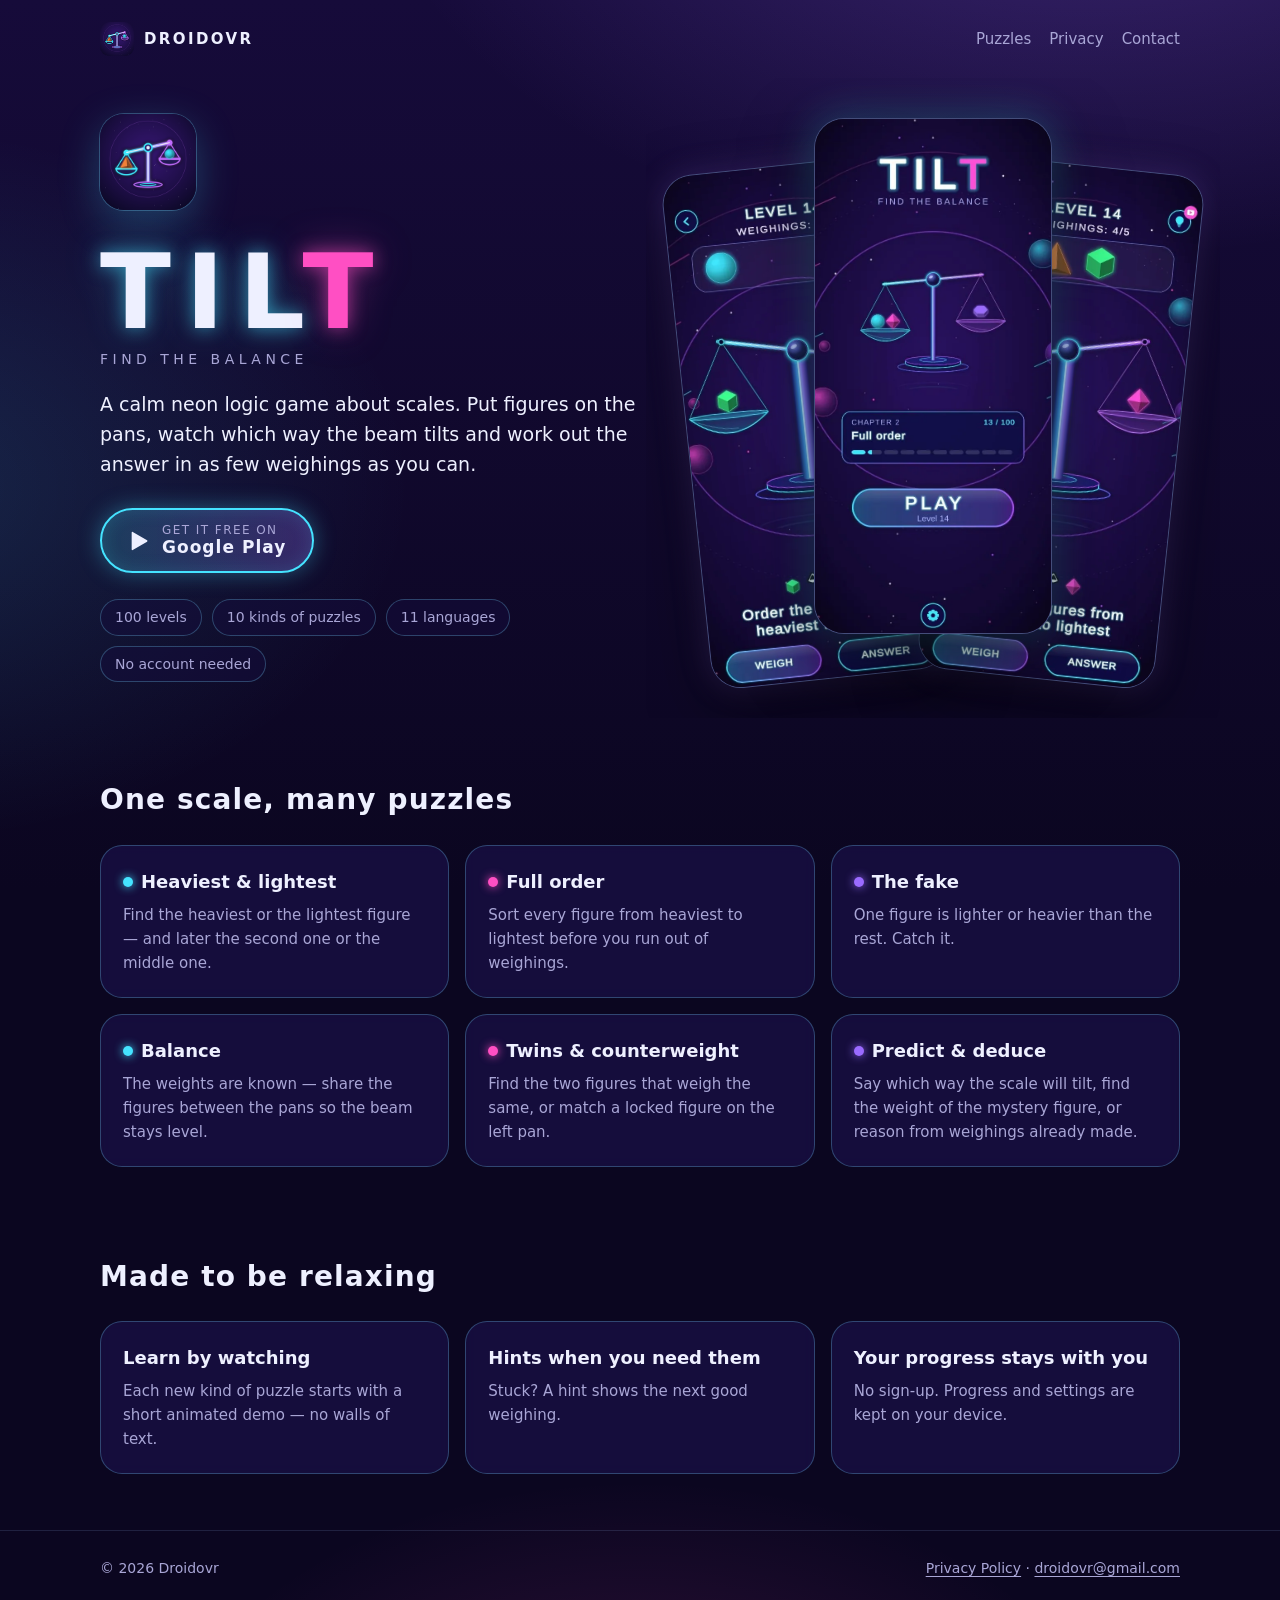
<file: index.html>
<!doctype html>
<html lang="en">
<head>
<meta charset="utf-8">
<meta name="viewport" content="width=device-width, initial-scale=1">
<title>Tilt: Balance Puzzle — Droidovr</title>
<meta name="description" content="Tilt: Balance Puzzle — a neon logic game about scales. Weigh, compare and deduce: 100 levels, 10 kinds of puzzles. Free on Google Play.">
<meta name="theme-color" content="#0b0620">
<meta property="og:title" content="Tilt: Balance Puzzle">
<meta property="og:description" content="A neon logic game about scales. 100 levels, 10 kinds of puzzles.">
<meta property="og:image" content="https://droidovr.github.io/assets/tilt-icon.png">
<link rel="icon" type="image/png" href="assets/favicon.png">
<link rel="apple-touch-icon" href="assets/apple-touch-icon.png">
<link rel="stylesheet" href="style.css">
</head>
<body>
<header class="site-header">
  <div class="wrap">
    <a class="brand" href="./"><img src="assets/favicon.png" alt="" width="34" height="34">Droidovr</a>
    <nav class="nav">
      <a href="#puzzles">Puzzles</a>
      <a href="tilt-privacy.html">Privacy</a>
      <a href="mailto:droidovr@gmail.com">Contact</a>
    </nav>
  </div>
</header>

<main class="wrap">
  <div class="hero">
    <div>
      <img class="hero-icon" src="assets/tilt-icon.png" alt="Tilt app icon" width="96" height="96">
      <h1 class="title">TIL<span>T</span></h1>
      <p class="tagline">Find the balance</p>
      <p class="lead">A calm neon logic game about scales. Put figures on the pans, watch which way the beam tilts and work out the answer in as few weighings as you can.</p>
      <a class="cta" href="https://play.google.com/store/apps/details?id=com.droidovr.tilt">
        <svg viewBox="0 0 24 24" aria-hidden="true"><path fill="currentColor" d="M4 2.8v18.4c0 .6.7 1 1.2.7l15.6-9.2c.5-.3.5-1.1 0-1.4L5.2 2.1C4.7 1.8 4 2.2 4 2.8z"/></svg>
        <span><small>Get it free on</small><strong>Google Play</strong></span>
      </a>
      <ul class="facts">
        <li>100 levels</li>
        <li>10 kinds of puzzles</li>
        <li>11 languages</li>
        <li>No account needed</li>
      </ul>
    </div>
    <div class="phones" aria-hidden="true">
      <div class="phone a"><img src="assets/shot-tilt.webp" alt="" loading="lazy"></div>
      <div class="phone b"><img src="assets/shot-menu.webp" alt=""></div>
      <div class="phone c"><img src="assets/shot-level.webp" alt="" loading="lazy"></div>
    </div>
  </div>

  <section id="puzzles">
    <h2>One scale, many puzzles</h2>
    <div class="grid">
      <div class="card"><h3><span class="dot"></span>Heaviest &amp; lightest</h3><p>Find the heaviest or the lightest figure — and later the second one or the middle one.</p></div>
      <div class="card"><h3><span class="dot pink"></span>Full order</h3><p>Sort every figure from heaviest to lightest before you run out of weighings.</p></div>
      <div class="card"><h3><span class="dot violet"></span>The fake</h3><p>One figure is lighter or heavier than the rest. Catch it.</p></div>
      <div class="card"><h3><span class="dot"></span>Balance</h3><p>The weights are known — share the figures between the pans so the beam stays level.</p></div>
      <div class="card"><h3><span class="dot pink"></span>Twins &amp; counterweight</h3><p>Find the two figures that weigh the same, or match a locked figure on the left pan.</p></div>
      <div class="card"><h3><span class="dot violet"></span>Predict &amp; deduce</h3><p>Say which way the scale will tilt, find the weight of the mystery figure, or reason from weighings already made.</p></div>
    </div>
  </section>

  <section>
    <h2>Made to be relaxing</h2>
    <div class="grid">
      <div class="card"><h3>Learn by watching</h3><p>Each new kind of puzzle starts with a short animated demo — no walls of text.</p></div>
      <div class="card"><h3>Hints when you need them</h3><p>Stuck? A hint shows the next good weighing.</p></div>
      <div class="card"><h3>Your progress stays with you</h3><p>No sign-up. Progress and settings are kept on your device.</p></div>
    </div>
  </section>
</main>

<footer class="site-footer">
  <div class="wrap">
    <span>© 2026 Droidovr</span>
    <span><a href="tilt-privacy.html">Privacy Policy</a> · <a href="mailto:droidovr@gmail.com">droidovr@gmail.com</a></span>
  </div>
</footer>
</body>
</html>
</file>
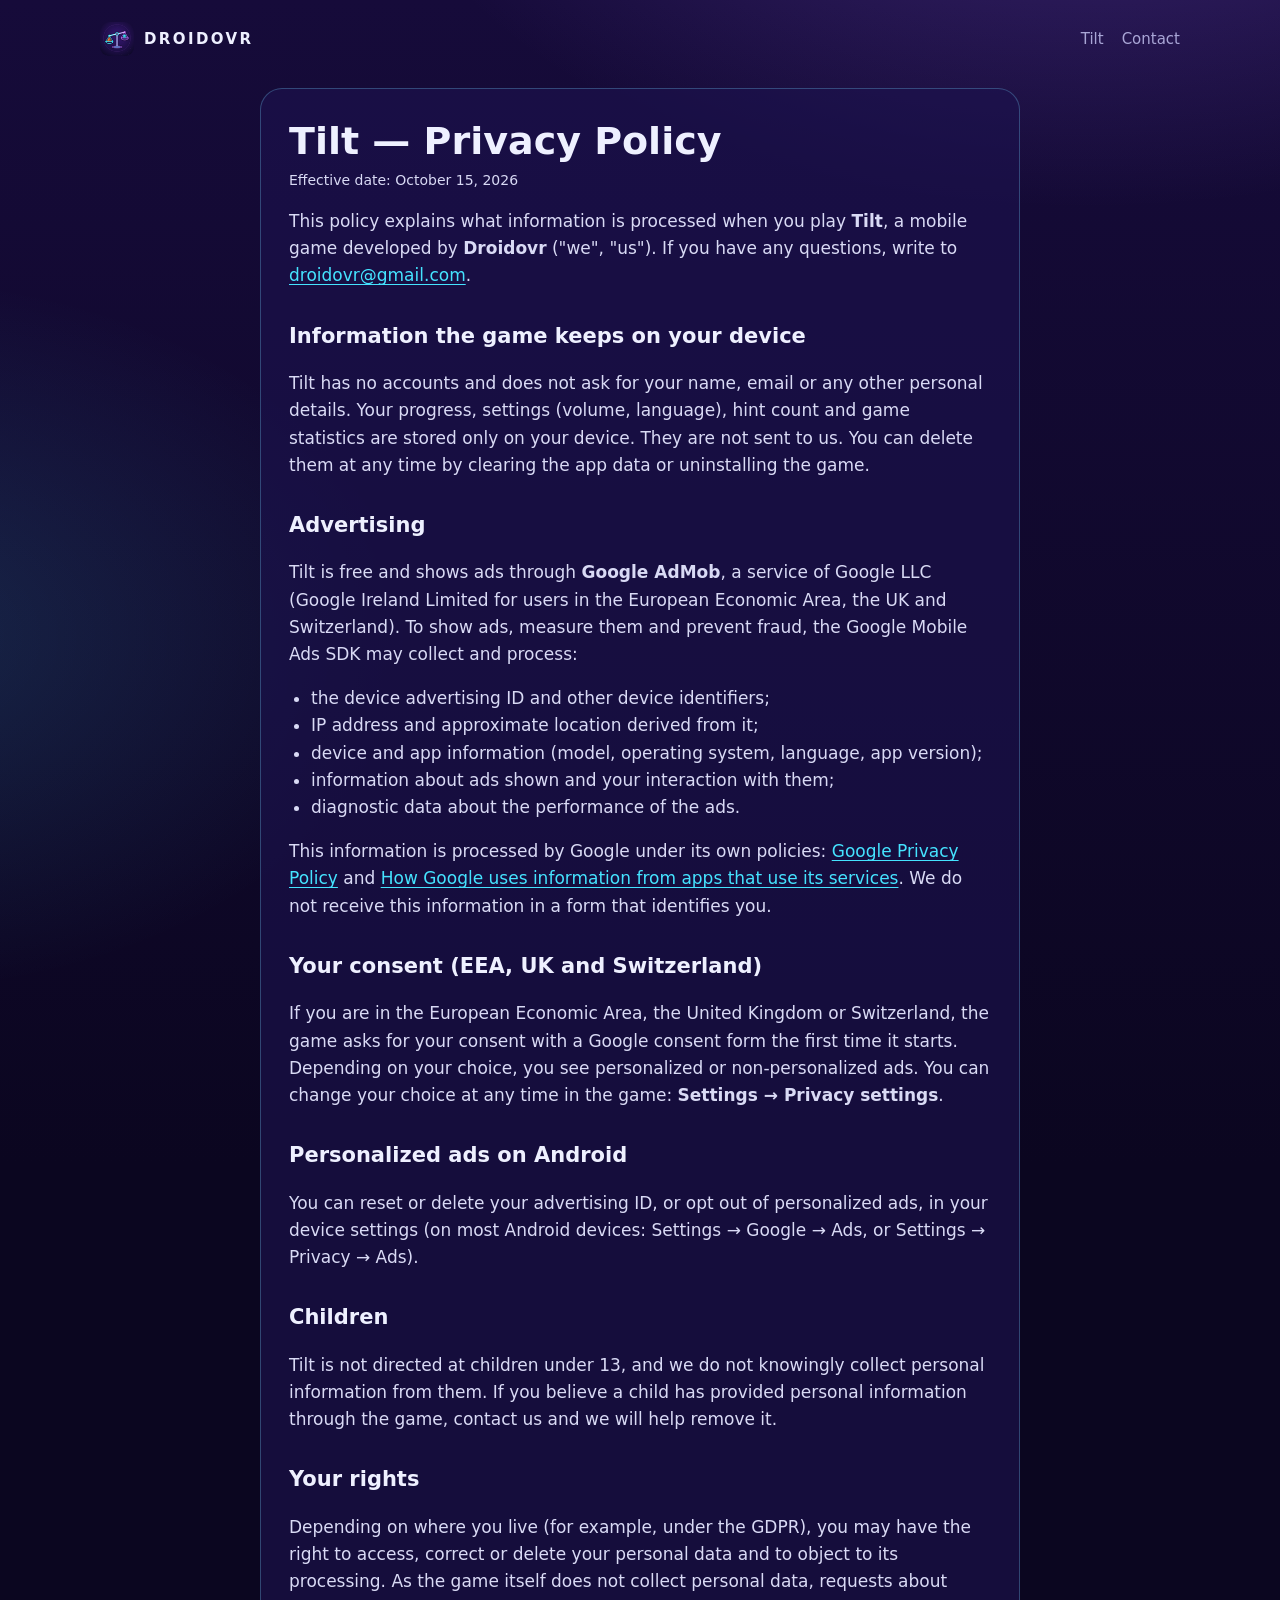
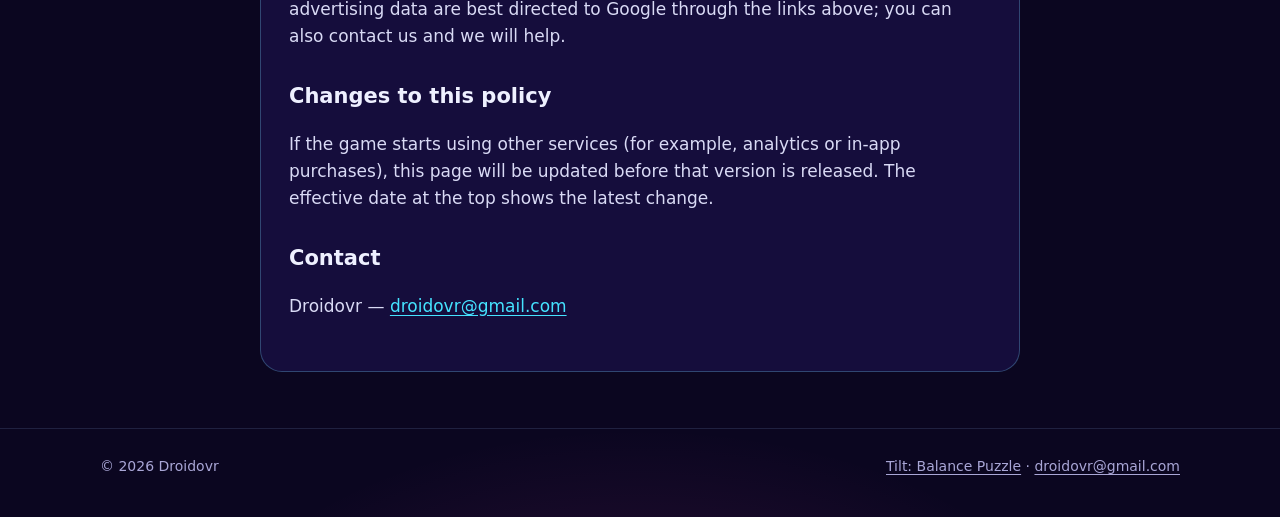
<file: tilt-privacy.html>
<!doctype html>
<html lang="en">
<head>
<meta charset="utf-8">
<meta name="viewport" content="width=device-width, initial-scale=1">
<title>Tilt — Privacy Policy</title>
<meta name="theme-color" content="#0b0620">
<link rel="icon" type="image/png" href="assets/favicon.png">
<link rel="stylesheet" href="style.css">
</head>
<body>
<header class="site-header">
  <div class="wrap">
    <a class="brand" href="./"><img src="assets/favicon.png" alt="" width="34" height="34">Droidovr</a>
    <nav class="nav">
      <a href="./">Tilt</a>
      <a href="mailto:droidovr@gmail.com">Contact</a>
    </nav>
  </div>
</header>
<main class="wrap">
<article class="doc">
<h1>Tilt — Privacy Policy</h1>
<p class="meta">Effective date: October 15, 2026</p>

<p>This policy explains what information is processed when you play <strong>Tilt</strong>, a mobile game developed by
<strong>Droidovr</strong> ("we", "us"). If you have any questions, write to
<a href="mailto:droidovr@gmail.com">droidovr@gmail.com</a>.</p>

<h2>Information the game keeps on your device</h2>
<p>Tilt has no accounts and does not ask for your name, email or any other personal details. Your progress, settings
(volume, language), hint count and game statistics are stored only on your device. They are not sent to us. You can
delete them at any time by clearing the app data or uninstalling the game.</p>

<h2>Advertising</h2>
<p>Tilt is free and shows ads through <strong>Google AdMob</strong>, a service of Google LLC (Google Ireland Limited for
users in the European Economic Area, the UK and Switzerland). To show ads, measure them and prevent fraud, the Google
Mobile Ads SDK may collect and process:</p>
<ul>
<li>the device advertising ID and other device identifiers;</li>
<li>IP address and approximate location derived from it;</li>
<li>device and app information (model, operating system, language, app version);</li>
<li>information about ads shown and your interaction with them;</li>
<li>diagnostic data about the performance of the ads.</li>
</ul>
<p>This information is processed by Google under its own policies:
<a href="https://policies.google.com/privacy">Google Privacy Policy</a> and
<a href="https://policies.google.com/technologies/partner-sites">How Google uses information from apps that use its services</a>.
We do not receive this information in a form that identifies you.</p>

<h2>Your consent (EEA, UK and Switzerland)</h2>
<p>If you are in the European Economic Area, the United Kingdom or Switzerland, the game asks for your consent with a
Google consent form the first time it starts. Depending on your choice, you see personalized or non-personalized ads.
You can change your choice at any time in the game: <strong>Settings → Privacy settings</strong>.</p>

<h2>Personalized ads on Android</h2>
<p>You can reset or delete your advertising ID, or opt out of personalized ads, in your device settings
(on most Android devices: Settings → Google → Ads, or Settings → Privacy → Ads).</p>

<h2>Children</h2>
<p>Tilt is not directed at children under 13, and we do not knowingly collect personal information from them.
If you believe a child has provided personal information through the game, contact us and we will help remove it.</p>

<h2>Your rights</h2>
<p>Depending on where you live (for example, under the GDPR), you may have the right to access, correct or delete your
personal data and to object to its processing. As the game itself does not collect personal data, requests about
advertising data are best directed to Google through the links above; you can also contact us and we will help.</p>

<h2>Changes to this policy</h2>
<p>If the game starts using other services (for example, analytics or in-app purchases), this page will be updated
before that version is released. The effective date at the top shows the latest change.</p>

<h2>Contact</h2>
<p>Droidovr — <a href="mailto:droidovr@gmail.com">droidovr@gmail.com</a></p>
</article>
</main>
<footer class="site-footer">
  <div class="wrap">
    <span>© 2026 Droidovr</span>
    <span><a href="./">Tilt: Balance Puzzle</a> · <a href="mailto:droidovr@gmail.com">droidovr@gmail.com</a></span>
  </div>
</footer>
</body>
</html>
</file>
<file: style.css>
:root {
  --bg: #0b0620;
  --bg-2: #160b3a;
  --panel: rgba(28, 18, 78, 0.62);
  --line: rgba(120, 220, 255, 0.28);
  --text: #eef0ff;
  --muted: #a9a6d6;
  --cyan: #45e3ff;
  --pink: #ff4fc3;
  --violet: #9b6bff;
  --radius: 22px;
}

* { box-sizing: border-box; }

html { -webkit-text-size-adjust: 100%; background: var(--bg); }

body {
  margin: 0;
  min-height: 100vh;
  color: var(--text);
  background:
    radial-gradient(1200px 700px at 85% -10%, rgba(155, 107, 255, 0.28), transparent 60%),
    radial-gradient(900px 600px at -10% 30%, rgba(69, 227, 255, 0.14), transparent 60%),
    radial-gradient(800px 500px at 50% 110%, rgba(255, 79, 195, 0.16), transparent 60%),
    linear-gradient(180deg, var(--bg-2), var(--bg) 55%);
  background-repeat: no-repeat;
  overflow-x: hidden;
  font: 17px/1.6 system-ui, -apple-system, "Segoe UI", Roboto, "Noto Sans", Arial, sans-serif;
}

a { color: var(--cyan); text-underline-offset: 3px; }
a:hover { color: #9cf1ff; }

.wrap { width: min(1080px, 100% - 32px); margin-inline: auto; }

/* Header */
.site-header { padding: 22px 0; }
.site-header .wrap { display: flex; align-items: center; justify-content: space-between; gap: 16px; }
.brand { display: flex; align-items: center; gap: 10px; color: var(--text); text-decoration: none; font-weight: 700; letter-spacing: 0.16em; text-transform: uppercase; font-size: 15px; }
.brand img { width: 34px; height: 34px; border-radius: 9px; }
.nav { display: flex; gap: 18px; font-size: 15px; }
.nav a { color: var(--muted); text-decoration: none; }
.nav a:hover { color: var(--text); }

/* Hero */
.hero { display: grid; grid-template-columns: 1.05fr 0.95fr; gap: 40px; align-items: center; padding: 36px 0 64px; }
.hero-icon { width: 96px; height: 96px; border-radius: 24px; box-shadow: 0 0 0 1px var(--line), 0 12px 40px rgba(69, 227, 255, 0.25); }
.title {
  margin: 22px 0 4px;
  font-size: clamp(56px, 11vw, 104px);
  line-height: 1;
  font-weight: 800;
  letter-spacing: 0.14em;
  text-shadow: 0 0 18px rgba(69, 227, 255, 0.55), 0 0 42px rgba(69, 227, 255, 0.3);
}
.title span { color: var(--pink); text-shadow: 0 0 18px rgba(255, 79, 195, 0.6), 0 0 42px rgba(255, 79, 195, 0.35); }
.tagline { margin: 0 0 18px; color: var(--muted); letter-spacing: 0.32em; text-transform: uppercase; font-size: 14px; }
.lead { font-size: 19px; max-width: 34em; margin: 0 0 28px; }

.cta {
  display: inline-flex; align-items: center; gap: 12px;
  padding: 14px 26px;
  border-radius: 999px;
  border: 2px solid var(--cyan);
  background: linear-gradient(90deg, rgba(69, 227, 255, 0.18), rgba(155, 107, 255, 0.28));
  color: var(--text); text-decoration: none; font-weight: 700; letter-spacing: 0.06em;
  box-shadow: 0 0 22px rgba(69, 227, 255, 0.35), inset 0 0 18px rgba(69, 227, 255, 0.15);
  transition: transform 0.15s ease, box-shadow 0.15s ease;
}
.cta:hover { color: var(--text); transform: translateY(-1px); box-shadow: 0 0 32px rgba(69, 227, 255, 0.55), inset 0 0 18px rgba(69, 227, 255, 0.2); }
.cta svg { width: 22px; height: 22px; }
.cta small { display: block; font-weight: 500; font-size: 12px; letter-spacing: 0.12em; text-transform: uppercase; color: var(--muted); line-height: 1.1; }
.cta strong { display: block; line-height: 1.2; }
.facts { display: flex; flex-wrap: wrap; gap: 10px; margin: 26px 0 0; padding: 0; list-style: none; }
.facts li { padding: 6px 14px; border-radius: 999px; border: 1px solid var(--line); color: var(--muted); font-size: 14px; background: rgba(20, 12, 60, 0.5); }

/* Phones */
.phones { position: relative; height: 560px; overflow: clip; overflow-clip-margin: 40px; }
.phone {
  position: absolute; width: 238px; aspect-ratio: 576 / 1248;
  border-radius: 30px; overflow: hidden;
  border: 1px solid rgba(160, 200, 255, 0.35);
  box-shadow: 0 20px 60px rgba(0, 0, 0, 0.55), 0 0 30px rgba(155, 107, 255, 0.25);
  background: #120a33;
}
.phone img { display: block; width: 100%; height: 100%; object-fit: cover; }
.phone.a { left: 0; top: 46px; transform: rotate(-6deg); }
.phone.b { left: 50%; top: 0; transform: translateX(-50%); z-index: 2; box-shadow: 0 24px 70px rgba(0, 0, 0, 0.6), 0 0 40px rgba(69, 227, 255, 0.3); }
.phone.c { right: 0; top: 46px; transform: rotate(6deg); }

/* Sections */
section { padding: 32px 0 56px; }
h2 { font-size: 28px; letter-spacing: 0.04em; margin: 0 0 22px; }
.grid { display: grid; grid-template-columns: repeat(3, 1fr); gap: 16px; }
.card { padding: 22px; border-radius: var(--radius); border: 1px solid var(--line); background: var(--panel); backdrop-filter: blur(6px); }
.card h3 { margin: 0 0 6px; font-size: 18px; }
.card p { margin: 0; color: var(--muted); font-size: 15px; }
.dot { display: inline-block; width: 10px; height: 10px; border-radius: 50%; margin-right: 8px; vertical-align: 1px; background: var(--cyan); box-shadow: 0 0 10px var(--cyan); }
.dot.pink { background: var(--pink); box-shadow: 0 0 10px var(--pink); }
.dot.violet { background: var(--violet); box-shadow: 0 0 10px var(--violet); }

/* Footer */
.site-footer { border-top: 1px solid rgba(160, 200, 255, 0.14); padding: 26px 0 40px; color: var(--muted); font-size: 14px; }
.site-footer .wrap { display: flex; flex-wrap: wrap; justify-content: space-between; gap: 12px; }
.site-footer a { color: var(--muted); }
.site-footer a:hover { color: var(--text); }

/* Text pages (privacy policy) */
.doc { max-width: 760px; padding: 24px 28px 34px; margin: 10px auto 56px; border-radius: var(--radius); border: 1px solid var(--line); background: var(--panel); }
.doc h1 { font-size: clamp(28px, 5vw, 38px); line-height: 1.2; margin: 6px 0 4px; }
.doc h2 { font-size: 21px; margin: 30px 0 8px; letter-spacing: 0; }
.doc p, .doc li { color: #d9daf5; }
.doc ul { padding-left: 22px; }
.meta { color: var(--muted); font-size: 14px; margin-top: 0; }

@media (max-width: 860px) {
  .hero { grid-template-columns: 1fr; padding-top: 12px; gap: 28px; text-align: center; }
  .hero-icon { margin-inline: auto; }
  .lead { margin-inline: auto; }
  .facts { justify-content: center; }
  .phones { height: 430px; max-width: 400px; width: calc(100% - 12px); margin-inline: auto; }
  .phone { width: 180px; border-radius: 24px; }
  .grid { grid-template-columns: 1fr 1fr; }
}

@media (max-width: 520px) {
  body { font-size: 16px; }
  .nav { gap: 14px; font-size: 14px; }
  .phones { height: 360px; }
  .phone { width: 150px; border-radius: 20px; }
  .grid { grid-template-columns: 1fr; }
  .doc { padding: 20px 18px 26px; }
}
</file>
